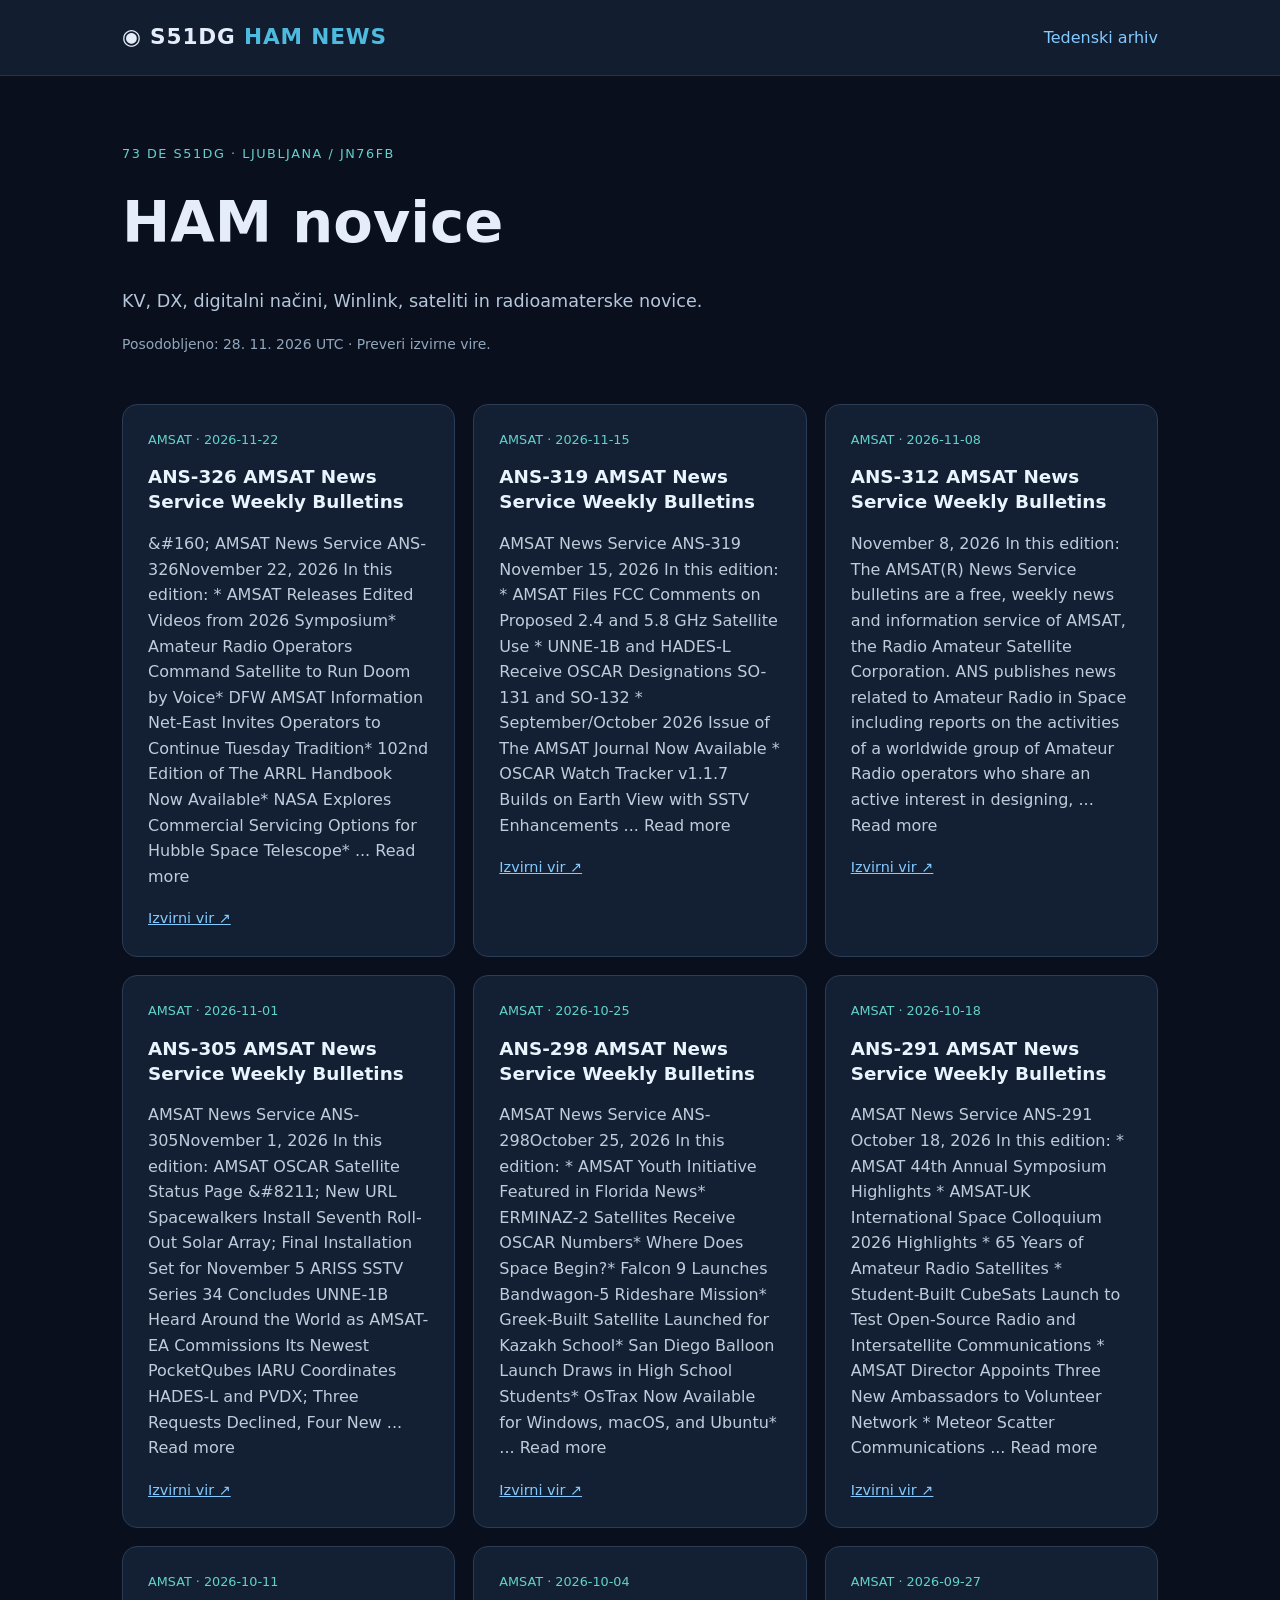
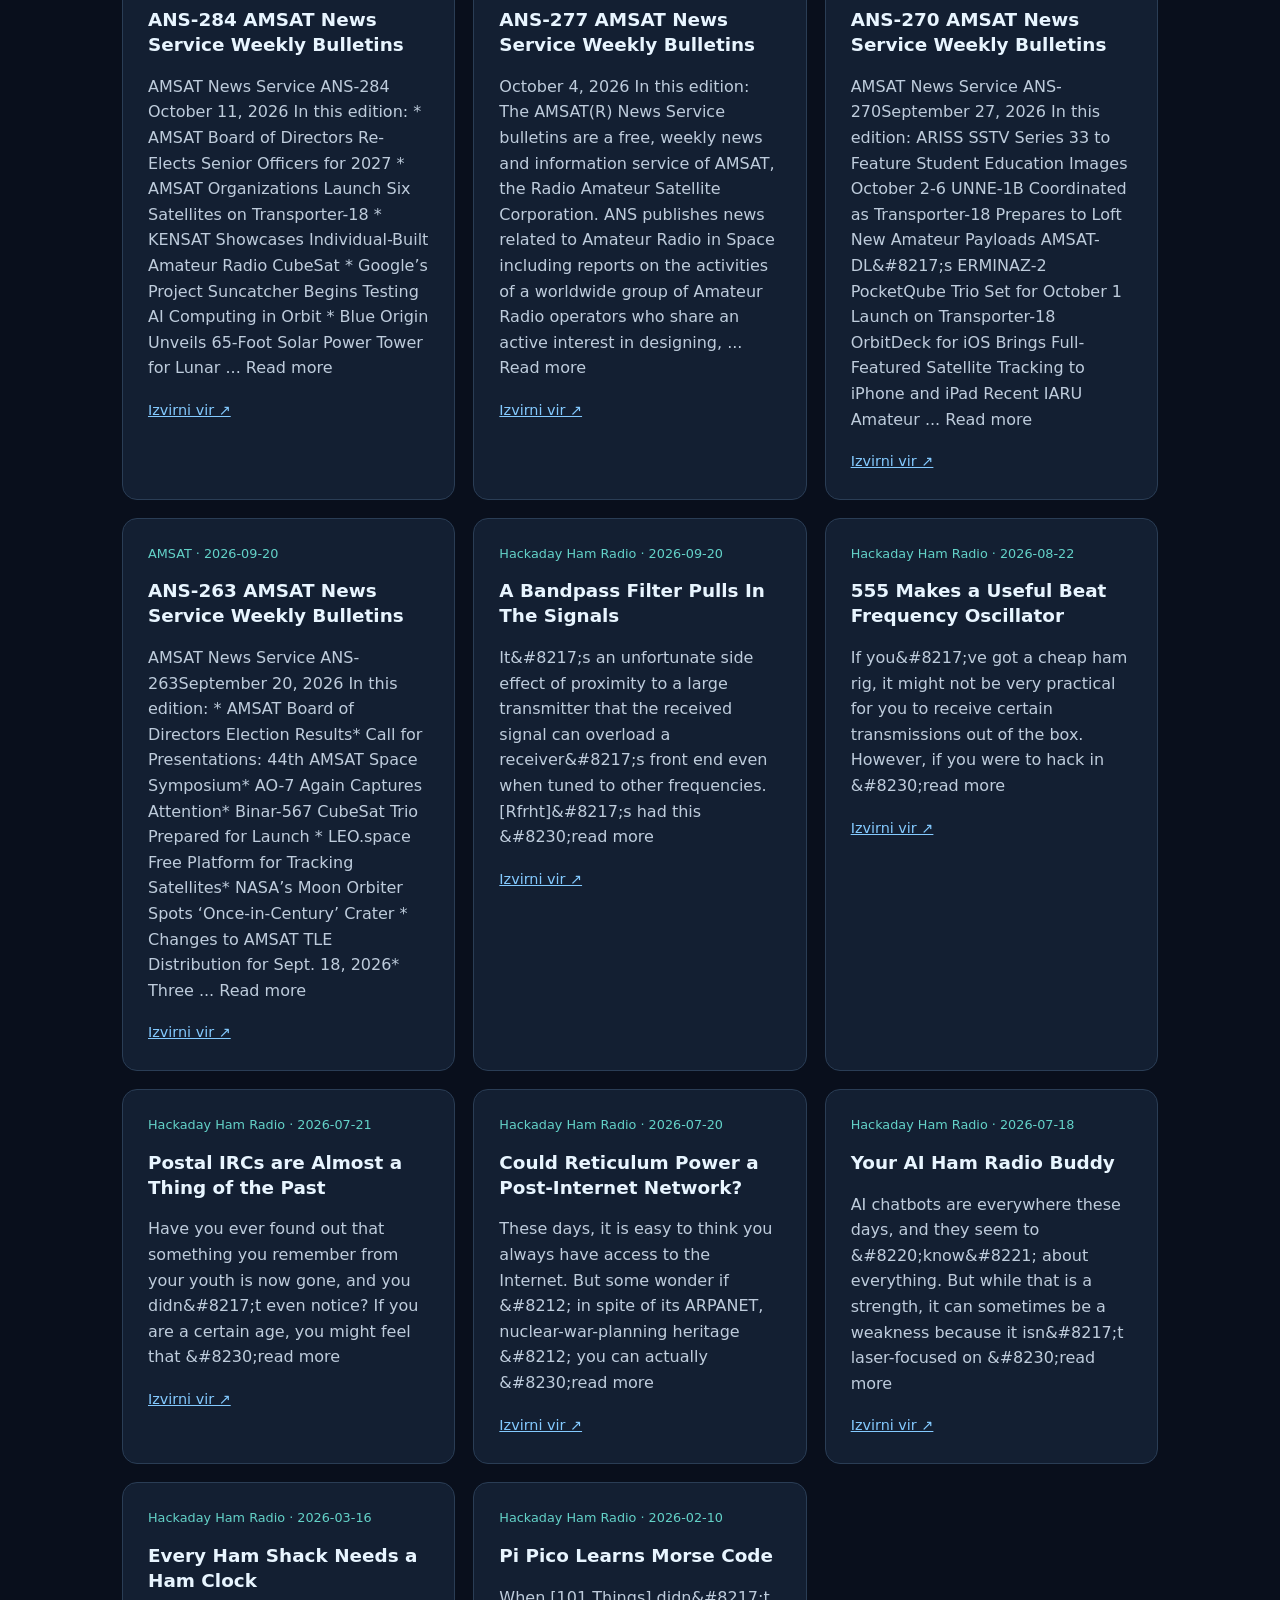
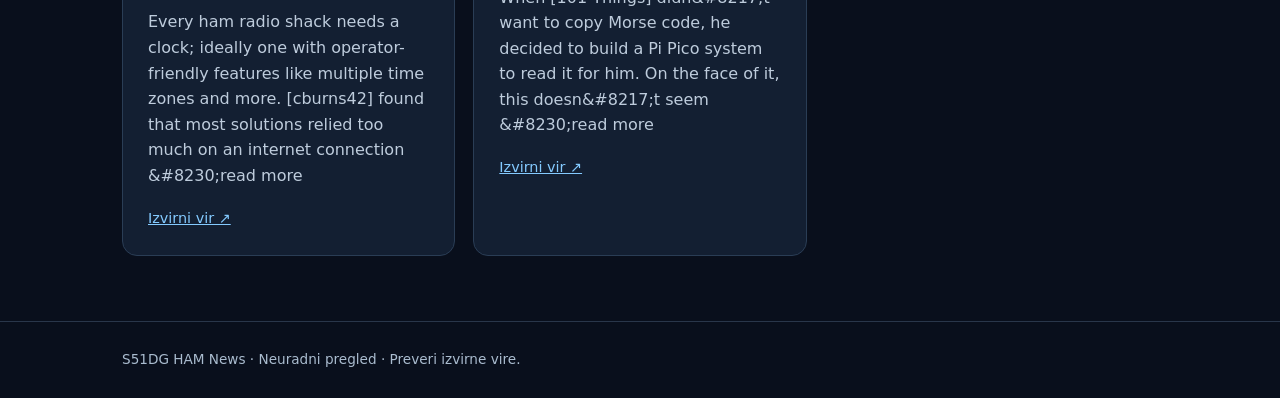
<file: index.html>
<!doctype html>
<html lang="sl"><head><meta charset="utf-8"><meta name="viewport" content="width=device-width,initial-scale=1">
<meta name="description" content="S51DG – HAM novice, DX, digitalni načini in radioamaterski dogodki.">
<title>HAM novice | S51DG</title><link rel="stylesheet" href="assets/style.css"></head>
<body><header><div class="wrap"><div class="brand">◉ S51DG <span>HAM NEWS</span></div><nav><a href="archive/">Tedenski arhiv</a></nav></div></header>
<main class="wrap"><section class="hero"><p class="eyebrow">73 de S51DG · Ljubljana / JN76fb</p>
<h1>HAM novice</h1><p class="subtitle">KV, DX, digitalni načini, Winlink, sateliti in radioamaterske novice.</p>
<p class="updated">Posodobljeno: 28. 11. 2026 UTC · Preveri izvirne vire.</p></section>
<section class="cards"><article class="card"><div class="meta">AMSAT · 2026-11-22</div><h2><a href="https://www.amsat.org/ans-326-amsat-news-service-weekly-bulletins-2/" target="_blank" rel="noopener noreferrer">ANS-326 AMSAT News Service Weekly Bulletins</a></h2><p>&amp;#160; AMSAT News Service ANS-326November 22, 2026 In this edition: * AMSAT Releases Edited Videos from 2026 Symposium* Amateur Radio Operators Command Satellite to Run Doom by Voice* DFW AMSAT Information Net-East Invites Operators to Continue Tuesday Tradition* 102nd Edition of The ARRL Handbook Now Available* NASA Explores Commercial Servicing Options for Hubble Space Telescope* ... Read more</p><a class="source" href="https://www.amsat.org/ans-326-amsat-news-service-weekly-bulletins-2/" target="_blank" rel="noopener noreferrer">Izvirni vir ↗</a></article>
<article class="card"><div class="meta">AMSAT · 2026-11-15</div><h2><a href="https://www.amsat.org/ans-319-amsat-news-service-weekly-bulletins/" target="_blank" rel="noopener noreferrer">ANS-319 AMSAT News Service Weekly Bulletins</a></h2><p>AMSAT News Service ANS-319 November 15, 2026 In this edition: * AMSAT Files FCC Comments on Proposed 2.4 and 5.8 GHz Satellite Use * UNNE-1B and HADES-L Receive OSCAR Designations SO-131 and SO-132 * September/October 2026 Issue of The AMSAT Journal Now Available * OSCAR Watch Tracker v1.1.7 Builds on Earth View with SSTV Enhancements ... Read more</p><a class="source" href="https://www.amsat.org/ans-319-amsat-news-service-weekly-bulletins/" target="_blank" rel="noopener noreferrer">Izvirni vir ↗</a></article>
<article class="card"><div class="meta">AMSAT · 2026-11-08</div><h2><a href="https://www.amsat.org/ans-312-amsat-news-service-weekly-bulletins/" target="_blank" rel="noopener noreferrer">ANS-312 AMSAT News Service Weekly Bulletins</a></h2><p>November 8, 2026 In this edition: The AMSAT(R) News Service bulletins are a free, weekly news and information service of AMSAT, the Radio Amateur Satellite Corporation. ANS publishes news related to Amateur Radio in Space including reports on the activities of a worldwide group of Amateur Radio operators who share an active interest in designing, ... Read more</p><a class="source" href="https://www.amsat.org/ans-312-amsat-news-service-weekly-bulletins/" target="_blank" rel="noopener noreferrer">Izvirni vir ↗</a></article>
<article class="card"><div class="meta">AMSAT · 2026-11-01</div><h2><a href="https://www.amsat.org/ans-305-amsat-news-service-weekly-bulletins/" target="_blank" rel="noopener noreferrer">ANS-305 AMSAT News Service Weekly Bulletins</a></h2><p>AMSAT News Service ANS-305November 1, 2026 In this edition: AMSAT OSCAR Satellite Status Page &amp;#8211; New URL Spacewalkers Install Seventh Roll-Out Solar Array; Final Installation Set for November 5 ARISS SSTV Series 34 Concludes UNNE-1B Heard Around the World as AMSAT-EA Commissions Its Newest PocketQubes IARU Coordinates HADES-L and PVDX; Three Requests Declined, Four New ... Read more</p><a class="source" href="https://www.amsat.org/ans-305-amsat-news-service-weekly-bulletins/" target="_blank" rel="noopener noreferrer">Izvirni vir ↗</a></article>
<article class="card"><div class="meta">AMSAT · 2026-10-25</div><h2><a href="https://www.amsat.org/ans-298-amsat-news-service-weekly-bulletins/" target="_blank" rel="noopener noreferrer">ANS-298 AMSAT News Service Weekly Bulletins</a></h2><p>AMSAT News Service ANS-298October 25, 2026 In this edition: * AMSAT Youth Initiative Featured in Florida News* ERMINAZ-2 Satellites Receive OSCAR Numbers* Where Does Space Begin?* Falcon 9 Launches Bandwagon-5 Rideshare Mission* Greek-Built Satellite Launched for Kazakh School* San Diego Balloon Launch Draws in High School Students* OsTrax Now Available for Windows, macOS, and Ubuntu* ... Read more</p><a class="source" href="https://www.amsat.org/ans-298-amsat-news-service-weekly-bulletins/" target="_blank" rel="noopener noreferrer">Izvirni vir ↗</a></article>
<article class="card"><div class="meta">AMSAT · 2026-10-18</div><h2><a href="https://www.amsat.org/ans-291-amsat-news-service-weekly-bulletins/" target="_blank" rel="noopener noreferrer">ANS-291 AMSAT News Service Weekly Bulletins</a></h2><p>AMSAT News Service ANS-291 October 18, 2026 In this edition: * AMSAT 44th Annual Symposium Highlights * AMSAT-UK International Space Colloquium 2026 Highlights * 65 Years of Amateur Radio Satellites * Student-Built CubeSats Launch to Test Open-Source Radio and Intersatellite Communications * AMSAT Director Appoints Three New Ambassadors to Volunteer Network * Meteor Scatter Communications ... Read more</p><a class="source" href="https://www.amsat.org/ans-291-amsat-news-service-weekly-bulletins/" target="_blank" rel="noopener noreferrer">Izvirni vir ↗</a></article>
<article class="card"><div class="meta">AMSAT · 2026-10-11</div><h2><a href="https://www.amsat.org/ans-284-amsat-news-service-weekly-bulletins/" target="_blank" rel="noopener noreferrer">ANS-284 AMSAT News Service Weekly Bulletins</a></h2><p>AMSAT News Service ANS-284 October 11, 2026 In this edition: * AMSAT Board of Directors Re-Elects Senior Officers for 2027 * AMSAT Organizations Launch Six Satellites on Transporter-18 * KENSAT Showcases Individual-Built Amateur Radio CubeSat * Google’s Project Suncatcher Begins Testing AI Computing in Orbit * Blue Origin Unveils 65-Foot Solar Power Tower for Lunar ... Read more</p><a class="source" href="https://www.amsat.org/ans-284-amsat-news-service-weekly-bulletins/" target="_blank" rel="noopener noreferrer">Izvirni vir ↗</a></article>
<article class="card"><div class="meta">AMSAT · 2026-10-04</div><h2><a href="https://www.amsat.org/ans-277-amsat-news-service-weekly-bulletins/" target="_blank" rel="noopener noreferrer">ANS-277 AMSAT News Service Weekly Bulletins</a></h2><p>October 4, 2026 In this edition: The AMSAT(R) News Service bulletins are a free, weekly news and information service of AMSAT, the Radio Amateur Satellite Corporation. ANS publishes news related to Amateur Radio in Space including reports on the activities of a worldwide group of Amateur Radio operators who share an active interest in designing, ... Read more</p><a class="source" href="https://www.amsat.org/ans-277-amsat-news-service-weekly-bulletins/" target="_blank" rel="noopener noreferrer">Izvirni vir ↗</a></article>
<article class="card"><div class="meta">AMSAT · 2026-09-27</div><h2><a href="https://www.amsat.org/ans-270-amsat-news-service-weekly-bulletins/" target="_blank" rel="noopener noreferrer">ANS-270 AMSAT News Service Weekly Bulletins</a></h2><p>AMSAT News Service ANS-270September 27, 2026 In this edition: ARISS SSTV Series 33 to Feature Student Education Images October 2-6 UNNE-1B Coordinated as Transporter-18 Prepares to Loft New Amateur Payloads AMSAT-DL&amp;#8217;s ERMINAZ-2 PocketQube Trio Set for October 1 Launch on Transporter-18 OrbitDeck for iOS Brings Full-Featured Satellite Tracking to iPhone and iPad Recent IARU Amateur ... Read more</p><a class="source" href="https://www.amsat.org/ans-270-amsat-news-service-weekly-bulletins/" target="_blank" rel="noopener noreferrer">Izvirni vir ↗</a></article>
<article class="card"><div class="meta">AMSAT · 2026-09-20</div><h2><a href="https://www.amsat.org/ans-228-amsat-news-service-weekly-bulletins-2/" target="_blank" rel="noopener noreferrer">ANS-263 AMSAT News Service Weekly Bulletins</a></h2><p>AMSAT News Service ANS-263September 20, 2026 In this edition: * AMSAT Board of Directors Election Results* Call for Presentations: 44th AMSAT Space Symposium* AO-7 Again Captures Attention* Binar-567 CubeSat Trio Prepared for Launch * LEO.space Free Platform for Tracking Satellites* NASA’s Moon Orbiter Spots ‘Once-in-Century’ Crater * Changes to AMSAT TLE Distribution for Sept. 18, 2026* Three ... Read more</p><a class="source" href="https://www.amsat.org/ans-228-amsat-news-service-weekly-bulletins-2/" target="_blank" rel="noopener noreferrer">Izvirni vir ↗</a></article>
<article class="card"><div class="meta">Hackaday Ham Radio · 2026-09-20</div><h2><a href="https://hackaday.com/2026/09/20/a-bandpass-filter-pulls-in-the-signals/" target="_blank" rel="noopener noreferrer">A Bandpass Filter Pulls In The Signals</a></h2><p>It&amp;#8217;s an unfortunate side effect of proximity to a large transmitter that the received signal can overload a receiver&amp;#8217;s front end even when tuned to other frequencies. [Rfrht]&amp;#8217;s had this &amp;#8230;read more</p><a class="source" href="https://hackaday.com/2026/09/20/a-bandpass-filter-pulls-in-the-signals/" target="_blank" rel="noopener noreferrer">Izvirni vir ↗</a></article>
<article class="card"><div class="meta">Hackaday Ham Radio · 2026-08-22</div><h2><a href="https://hackaday.com/2026/08/22/555-makes-a-useful-beat-frequency-oscillator/" target="_blank" rel="noopener noreferrer">555 Makes a Useful Beat Frequency Oscillator</a></h2><p>If you&amp;#8217;ve got a cheap ham rig, it might not be very practical for you to receive certain transmissions out of the box. However, if you were to hack in &amp;#8230;read more</p><a class="source" href="https://hackaday.com/2026/08/22/555-makes-a-useful-beat-frequency-oscillator/" target="_blank" rel="noopener noreferrer">Izvirni vir ↗</a></article>
<article class="card"><div class="meta">Hackaday Ham Radio · 2026-07-21</div><h2><a href="https://hackaday.com/2026/07/21/postal-ircs-are-almost-a-thing-of-the-past/" target="_blank" rel="noopener noreferrer">Postal IRCs are Almost a Thing of the Past</a></h2><p>Have you ever found out that something you remember from your youth is now gone, and you didn&amp;#8217;t even notice? If you are a certain age, you might feel that &amp;#8230;read more</p><a class="source" href="https://hackaday.com/2026/07/21/postal-ircs-are-almost-a-thing-of-the-past/" target="_blank" rel="noopener noreferrer">Izvirni vir ↗</a></article>
<article class="card"><div class="meta">Hackaday Ham Radio · 2026-07-20</div><h2><a href="https://hackaday.com/2026/07/20/could-reticulum-power-a-post-internet-network/" target="_blank" rel="noopener noreferrer">Could Reticulum Power a Post-Internet Network?</a></h2><p>These days, it is easy to think you always have access to the Internet. But some wonder if &amp;#8212; in spite of its ARPANET, nuclear-war-planning heritage &amp;#8212; you can actually &amp;#8230;read more</p><a class="source" href="https://hackaday.com/2026/07/20/could-reticulum-power-a-post-internet-network/" target="_blank" rel="noopener noreferrer">Izvirni vir ↗</a></article>
<article class="card"><div class="meta">Hackaday Ham Radio · 2026-07-18</div><h2><a href="https://hackaday.com/2026/07/18/your-ai-ham-radio-buddy/" target="_blank" rel="noopener noreferrer">Your AI Ham Radio Buddy</a></h2><p>AI chatbots are everywhere these days, and they seem to &amp;#8220;know&amp;#8221; about everything. But while that is a strength, it can sometimes be a weakness because it isn&amp;#8217;t laser-focused on &amp;#8230;read more</p><a class="source" href="https://hackaday.com/2026/07/18/your-ai-ham-radio-buddy/" target="_blank" rel="noopener noreferrer">Izvirni vir ↗</a></article>
<article class="card"><div class="meta">Hackaday Ham Radio · 2026-03-16</div><h2><a href="https://hackaday.com/2026/03/16/every-ham-shack-needs-a-ham-clock/" target="_blank" rel="noopener noreferrer">Every Ham Shack Needs a Ham Clock</a></h2><p>Every ham radio shack needs a clock; ideally one with operator-friendly features like multiple time zones and more. [cburns42] found that most solutions relied too much on an internet connection &amp;#8230;read more</p><a class="source" href="https://hackaday.com/2026/03/16/every-ham-shack-needs-a-ham-clock/" target="_blank" rel="noopener noreferrer">Izvirni vir ↗</a></article>
<article class="card"><div class="meta">Hackaday Ham Radio · 2026-02-10</div><h2><a href="https://hackaday.com/2026/02/10/pi-pico-learns-morse-code/" target="_blank" rel="noopener noreferrer">Pi Pico Learns Morse Code</a></h2><p>When [101 Things] didn&amp;#8217;t want to copy Morse code, he decided to build a Pi Pico system to read it for him. On the face of it, this doesn&amp;#8217;t seem &amp;#8230;read more</p><a class="source" href="https://hackaday.com/2026/02/10/pi-pico-learns-morse-code/" target="_blank" rel="noopener noreferrer">Izvirni vir ↗</a></article></section></main>
<footer><div class="wrap">S51DG HAM News · Neuradni pregled · Preveri izvirne vire.</div></footer></body></html>
</file>
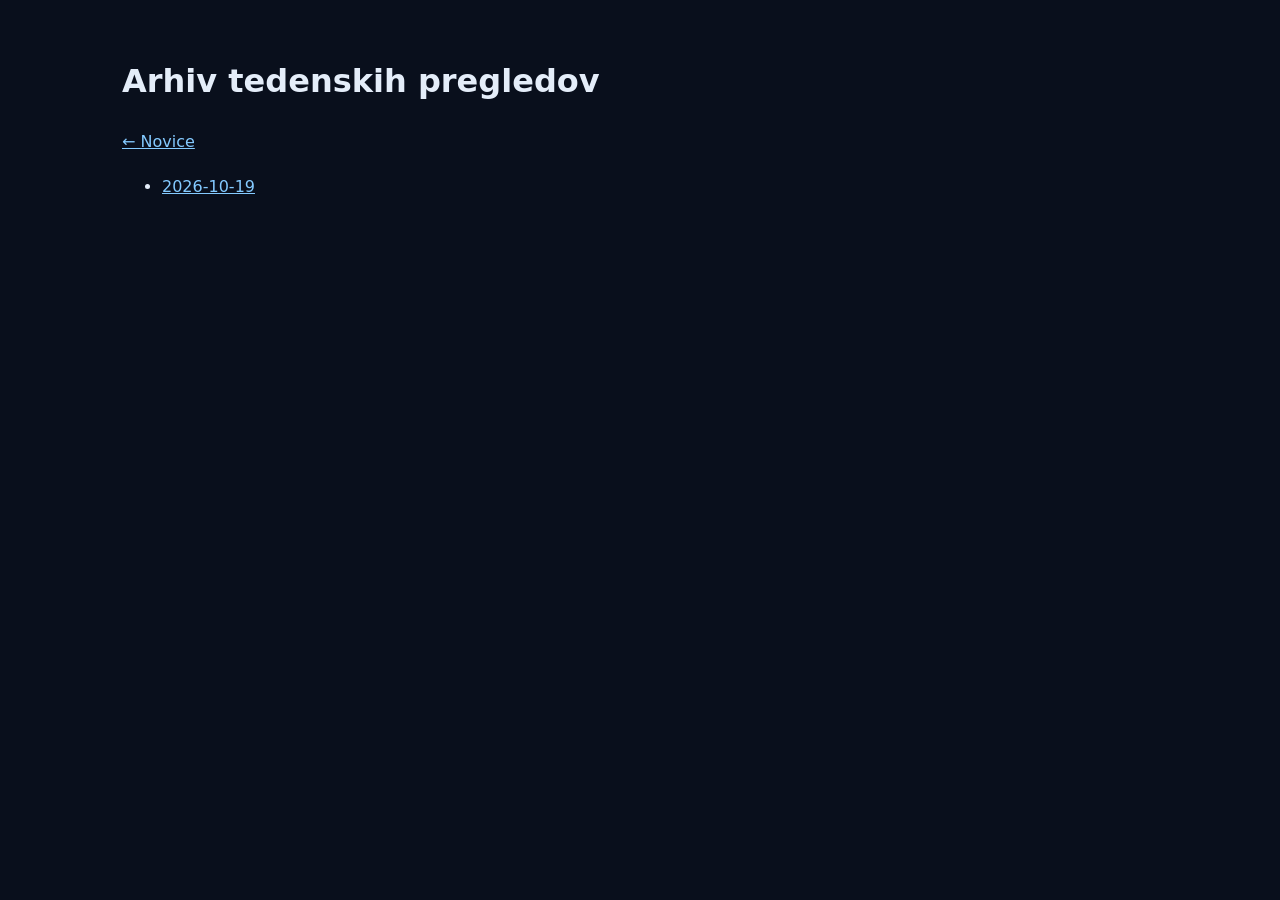
<file: archive/index.html>
<!doctype html><html lang="sl"><head><meta charset="utf-8"><meta name="viewport" content="width=device-width,initial-scale=1"><title>Arhiv | S51DG</title><link rel="stylesheet" href="../assets/style.css"></head><body><main class="wrap"><h1>Arhiv tedenskih pregledov</h1><a href="../index.html">← Novice</a><ul><li><a href="2026-10-19.html">2026-10-19</a></li></ul></main></body></html>
</file>
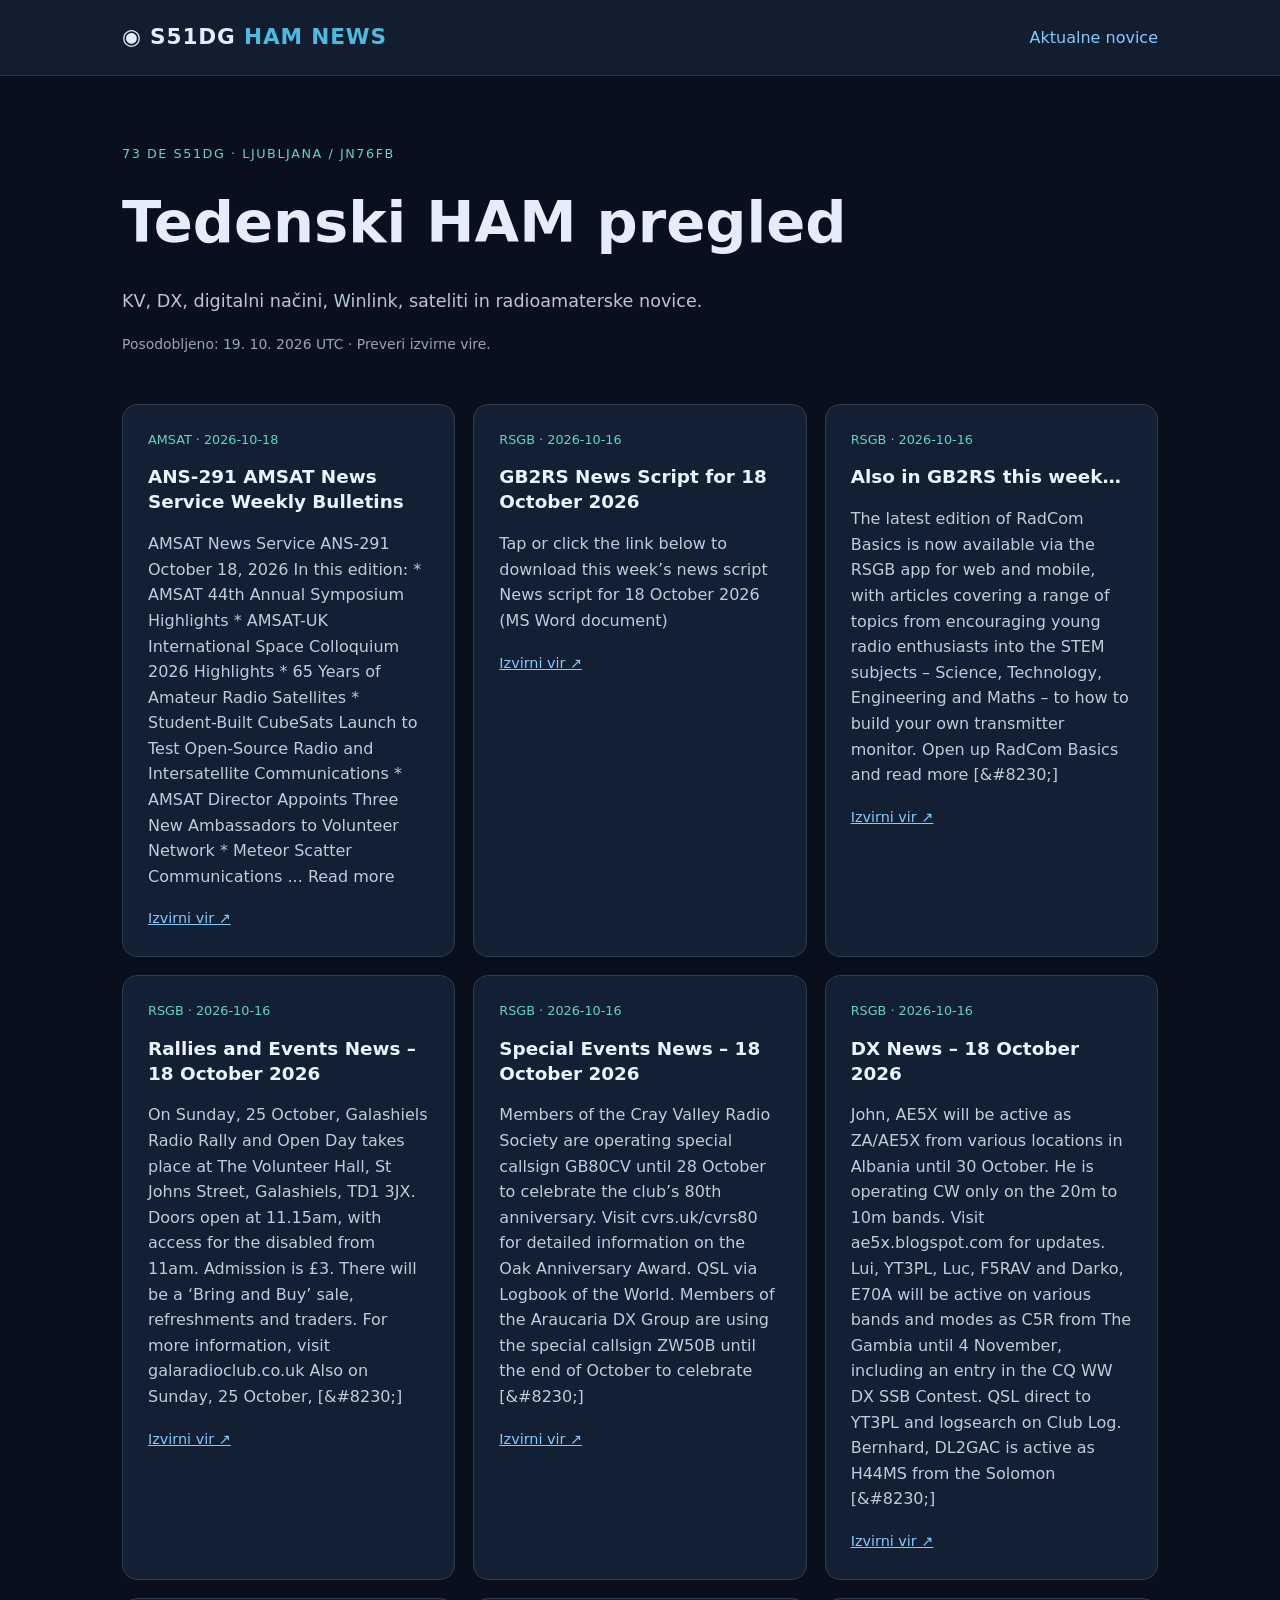
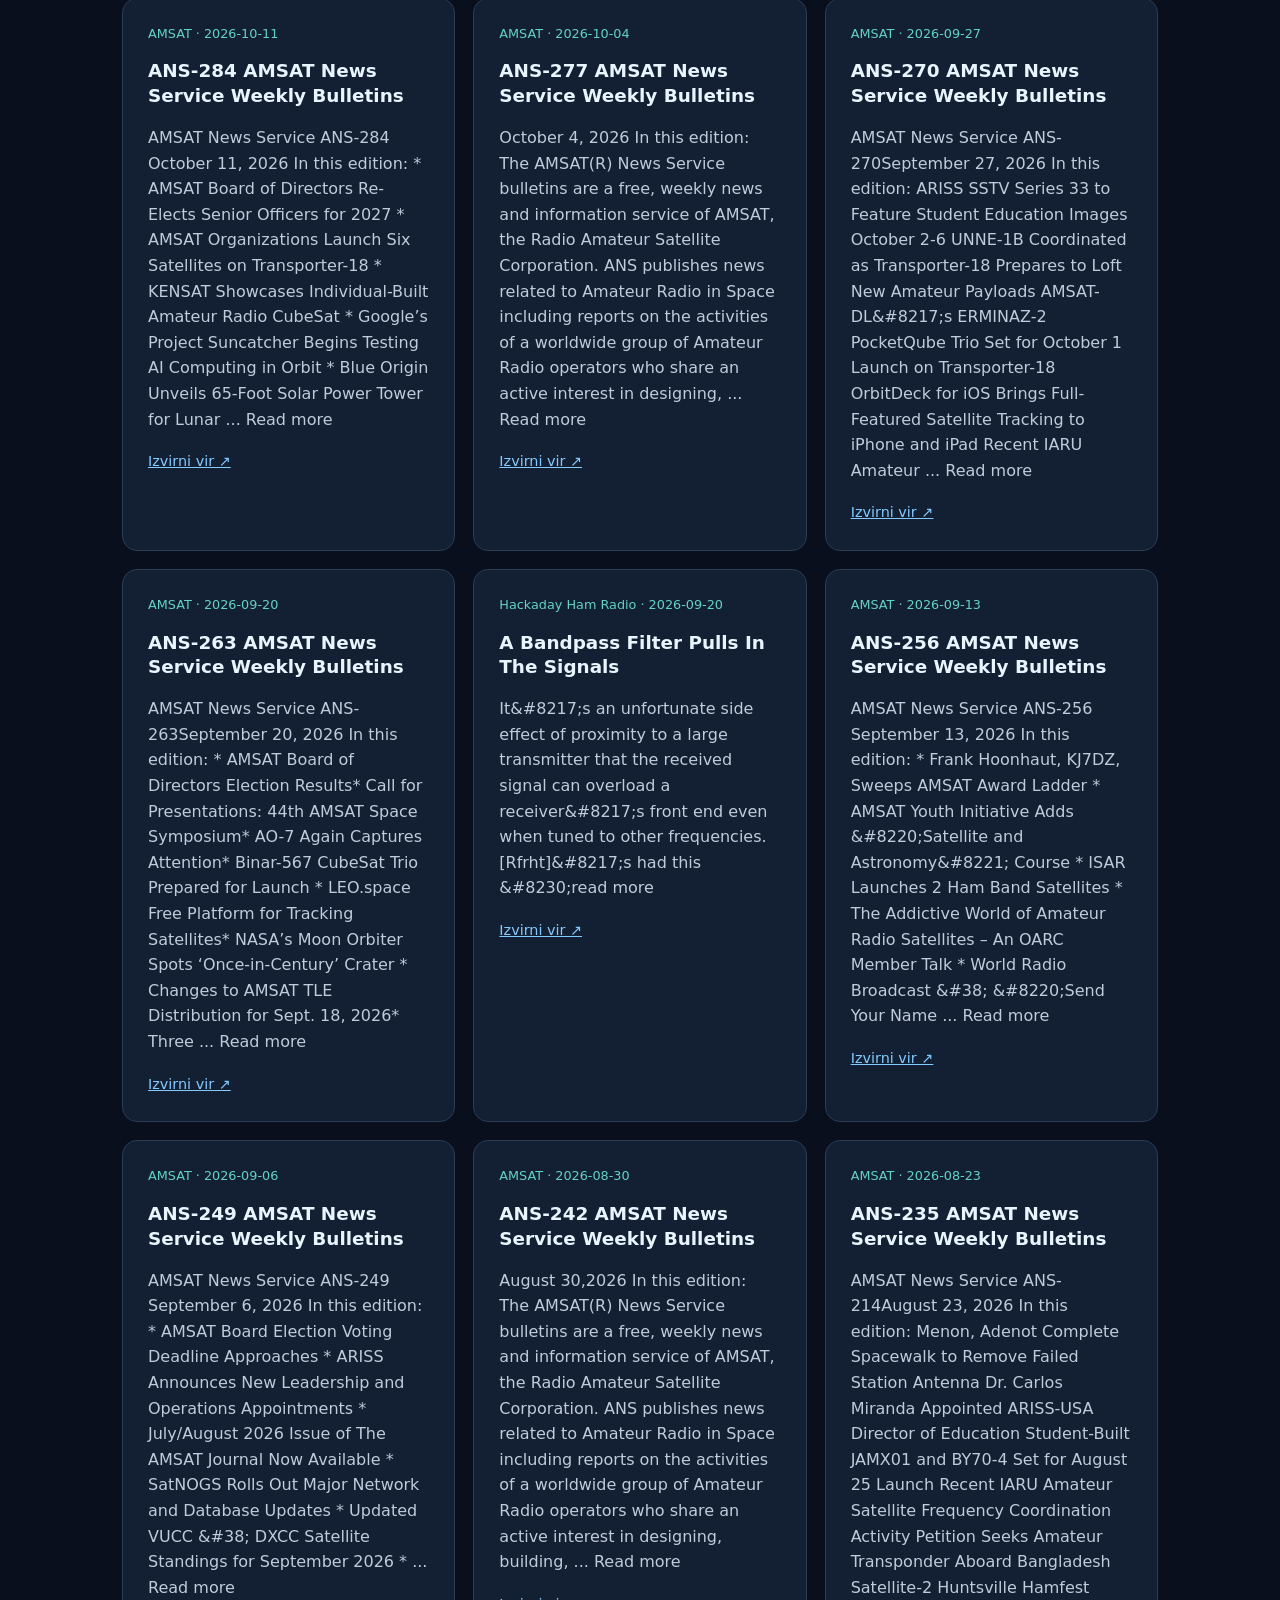
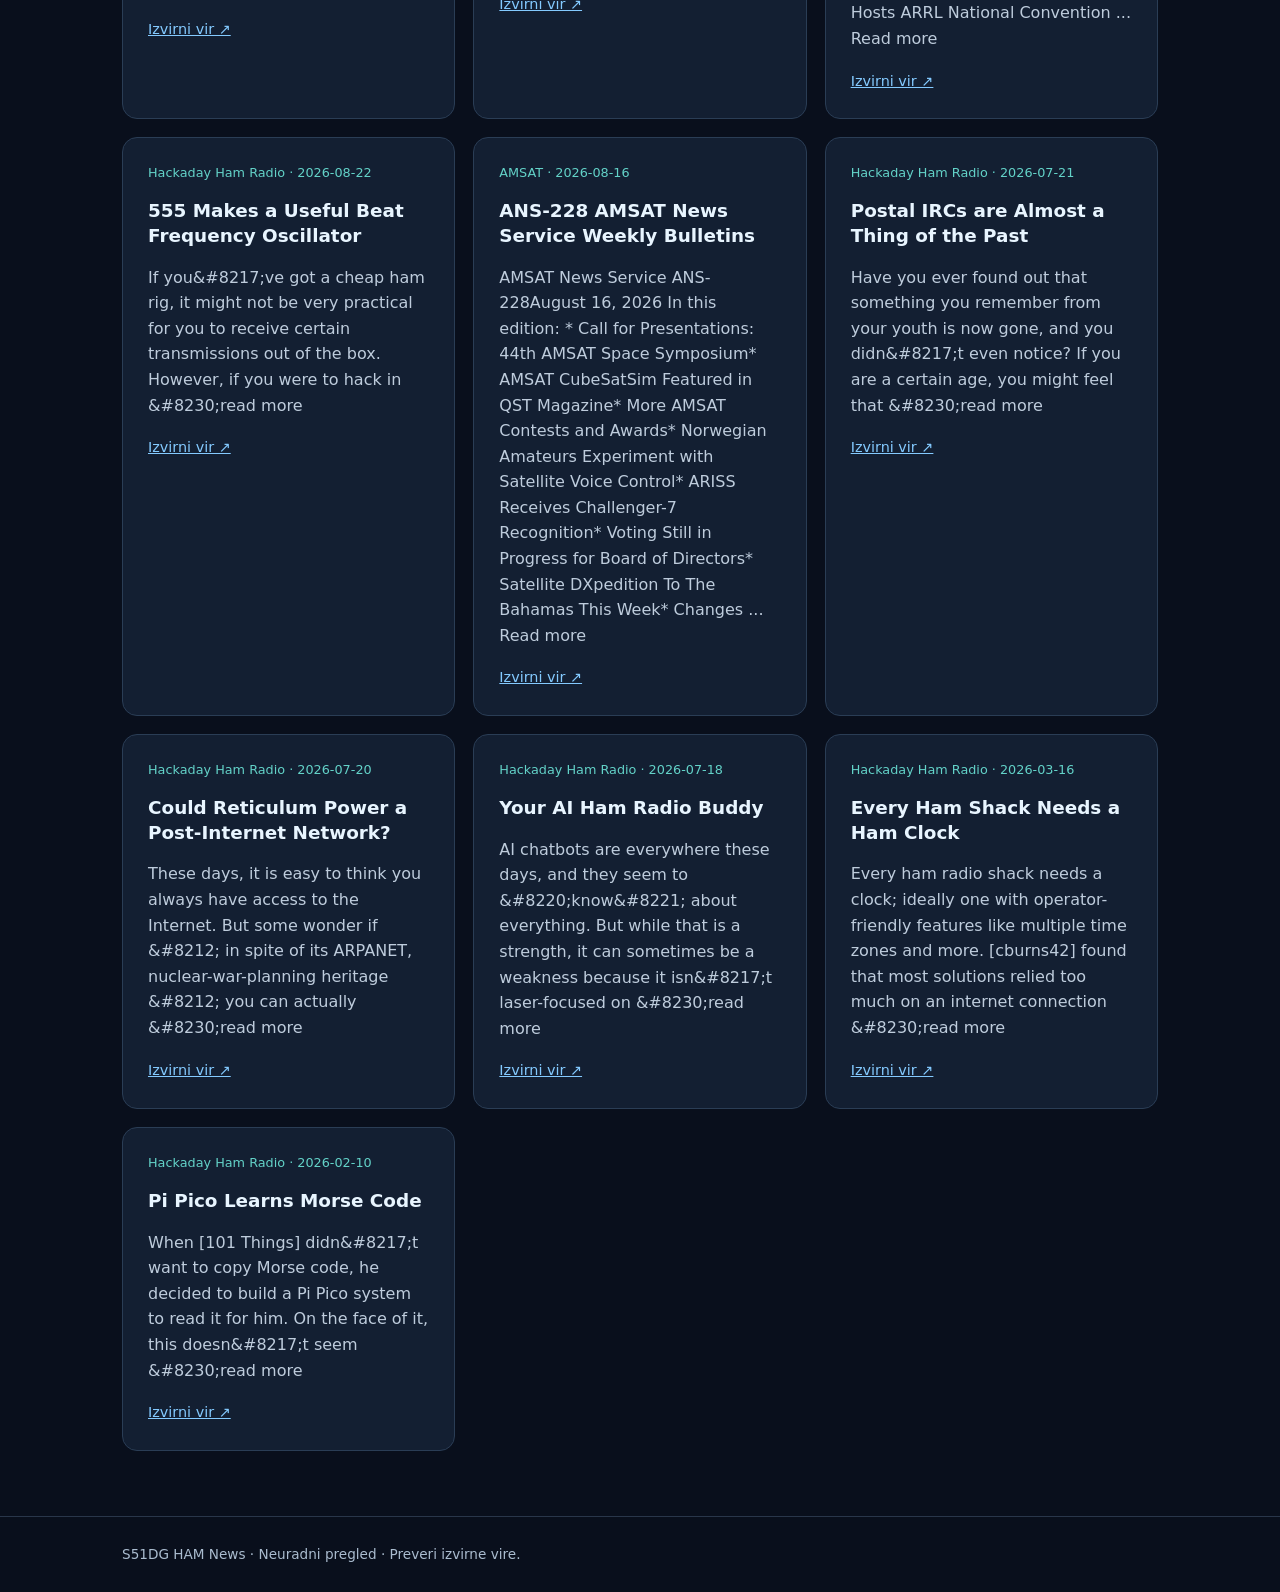
<file: archive/2026-10-19.html>
<!doctype html>
<html lang="sl"><head><meta charset="utf-8"><meta name="viewport" content="width=device-width,initial-scale=1">
<meta name="description" content="S51DG – HAM novice, DX, digitalni načini in radioamaterski dogodki.">
<title>Tedenski HAM pregled | S51DG</title><link rel="stylesheet" href="../assets/style.css"></head>
<body><header><div class="wrap"><div class="brand">◉ S51DG <span>HAM NEWS</span></div><nav><a href="../index.html">Aktualne novice</a></nav></div></header>
<main class="wrap"><section class="hero"><p class="eyebrow">73 de S51DG · Ljubljana / JN76fb</p>
<h1>Tedenski HAM pregled</h1><p class="subtitle">KV, DX, digitalni načini, Winlink, sateliti in radioamaterske novice.</p>
<p class="updated">Posodobljeno: 19. 10. 2026 UTC · Preveri izvirne vire.</p></section>
<section class="cards"><article class="card"><div class="meta">AMSAT · 2026-10-18</div><h2><a href="https://www.amsat.org/ans-291-amsat-news-service-weekly-bulletins/" target="_blank" rel="noopener noreferrer">ANS-291 AMSAT News Service Weekly Bulletins</a></h2><p>AMSAT News Service ANS-291 October 18, 2026 In this edition: * AMSAT 44th Annual Symposium Highlights * AMSAT-UK International Space Colloquium 2026 Highlights * 65 Years of Amateur Radio Satellites * Student-Built CubeSats Launch to Test Open-Source Radio and Intersatellite Communications * AMSAT Director Appoints Three New Ambassadors to Volunteer Network * Meteor Scatter Communications ... Read more</p><a class="source" href="https://www.amsat.org/ans-291-amsat-news-service-weekly-bulletins/" target="_blank" rel="noopener noreferrer">Izvirni vir ↗</a></article>
<article class="card"><div class="meta">RSGB · 2026-10-16</div><h2><a href="https://rsgb.org/main/blog/news/gb2rs/gb2rs-news-scripts/2026/10/16/gb2rs-news-script-for-18-october-2026/" target="_blank" rel="noopener noreferrer">GB2RS News Script for 18 October 2026</a></h2><p>Tap or click the link below to download this week’s news script News script for 18 October 2026 (MS Word document)</p><a class="source" href="https://rsgb.org/main/blog/news/gb2rs/gb2rs-news-scripts/2026/10/16/gb2rs-news-script-for-18-october-2026/" target="_blank" rel="noopener noreferrer">Izvirni vir ↗</a></article>
<article class="card"><div class="meta">RSGB · 2026-10-16</div><h2><a href="https://rsgb.org/main/blog/news/gb2rs/headlines/2026/10/16/also-in-gb2rs-this-week-541/" target="_blank" rel="noopener noreferrer">Also in GB2RS this week…</a></h2><p>The latest edition of RadCom Basics is now available via the RSGB app for web and mobile, with articles covering a range of topics from encouraging young radio enthusiasts into the STEM subjects – Science, Technology, Engineering and Maths – to how to build your own transmitter monitor. Open up RadCom Basics and read more [&amp;#8230;]</p><a class="source" href="https://rsgb.org/main/blog/news/gb2rs/headlines/2026/10/16/also-in-gb2rs-this-week-541/" target="_blank" rel="noopener noreferrer">Izvirni vir ↗</a></article>
<article class="card"><div class="meta">RSGB · 2026-10-16</div><h2><a href="https://rsgb.org/main/blog/news/gb2rs/rallies-and-events/2026/10/16/rallies-and-events-news-18-october-2026/" target="_blank" rel="noopener noreferrer">Rallies and Events News – 18 October 2026</a></h2><p>On Sunday, 25 October, Galashiels Radio Rally and Open Day takes place at The Volunteer Hall, St Johns Street, Galashiels, TD1 3JX. Doors open at 11.15am, with access for the disabled from 11am. Admission is £3. There will be a ‘Bring and Buy’ sale, refreshments and traders. For more information, visit galaradioclub.co.uk Also on Sunday, 25 October, [&amp;#8230;]</p><a class="source" href="https://rsgb.org/main/blog/news/gb2rs/rallies-and-events/2026/10/16/rallies-and-events-news-18-october-2026/" target="_blank" rel="noopener noreferrer">Izvirni vir ↗</a></article>
<article class="card"><div class="meta">RSGB · 2026-10-16</div><h2><a href="https://rsgb.org/main/blog/news/gb2rs/special-events/2026/10/16/special-events-news-18-october-2026/" target="_blank" rel="noopener noreferrer">Special Events News – 18 October 2026</a></h2><p>Members of the Cray Valley Radio Society are operating special callsign GB80CV until 28 October to celebrate the club’s 80th anniversary. Visit cvrs.uk/cvrs80 for detailed information on the Oak Anniversary Award. QSL via Logbook of the World. Members of the Araucaria DX Group are using the special callsign ZW50B until the end of October to celebrate [&amp;#8230;]</p><a class="source" href="https://rsgb.org/main/blog/news/gb2rs/special-events/2026/10/16/special-events-news-18-october-2026/" target="_blank" rel="noopener noreferrer">Izvirni vir ↗</a></article>
<article class="card"><div class="meta">RSGB · 2026-10-16</div><h2><a href="https://rsgb.org/main/blog/news/gb2rs/dx-news/2026/10/16/dx-news-18-october-2026/" target="_blank" rel="noopener noreferrer">DX News – 18 October 2026</a></h2><p>John, AE5X will be active as ZA/AE5X from various locations in Albania until 30 October. He is operating CW only on the 20m to 10m bands. Visit ae5x.blogspot.com for updates. Lui, YT3PL, Luc, F5RAV and Darko, E70A will be active on various bands and modes as C5R from The Gambia until 4 November, including an entry in the CQ WW DX SSB Contest. QSL direct to YT3PL and logsearch on Club Log. Bernhard, DL2GAC is active as H44MS from the Solomon [&amp;#8230;]</p><a class="source" href="https://rsgb.org/main/blog/news/gb2rs/dx-news/2026/10/16/dx-news-18-october-2026/" target="_blank" rel="noopener noreferrer">Izvirni vir ↗</a></article>
<article class="card"><div class="meta">AMSAT · 2026-10-11</div><h2><a href="https://www.amsat.org/ans-284-amsat-news-service-weekly-bulletins/" target="_blank" rel="noopener noreferrer">ANS-284 AMSAT News Service Weekly Bulletins</a></h2><p>AMSAT News Service ANS-284 October 11, 2026 In this edition: * AMSAT Board of Directors Re-Elects Senior Officers for 2027 * AMSAT Organizations Launch Six Satellites on Transporter-18 * KENSAT Showcases Individual-Built Amateur Radio CubeSat * Google’s Project Suncatcher Begins Testing AI Computing in Orbit * Blue Origin Unveils 65-Foot Solar Power Tower for Lunar ... Read more</p><a class="source" href="https://www.amsat.org/ans-284-amsat-news-service-weekly-bulletins/" target="_blank" rel="noopener noreferrer">Izvirni vir ↗</a></article>
<article class="card"><div class="meta">AMSAT · 2026-10-04</div><h2><a href="https://www.amsat.org/ans-277-amsat-news-service-weekly-bulletins/" target="_blank" rel="noopener noreferrer">ANS-277 AMSAT News Service Weekly Bulletins</a></h2><p>October 4, 2026 In this edition: The AMSAT(R) News Service bulletins are a free, weekly news and information service of AMSAT, the Radio Amateur Satellite Corporation. ANS publishes news related to Amateur Radio in Space including reports on the activities of a worldwide group of Amateur Radio operators who share an active interest in designing, ... Read more</p><a class="source" href="https://www.amsat.org/ans-277-amsat-news-service-weekly-bulletins/" target="_blank" rel="noopener noreferrer">Izvirni vir ↗</a></article>
<article class="card"><div class="meta">AMSAT · 2026-09-27</div><h2><a href="https://www.amsat.org/ans-270-amsat-news-service-weekly-bulletins/" target="_blank" rel="noopener noreferrer">ANS-270 AMSAT News Service Weekly Bulletins</a></h2><p>AMSAT News Service ANS-270September 27, 2026 In this edition: ARISS SSTV Series 33 to Feature Student Education Images October 2-6 UNNE-1B Coordinated as Transporter-18 Prepares to Loft New Amateur Payloads AMSAT-DL&amp;#8217;s ERMINAZ-2 PocketQube Trio Set for October 1 Launch on Transporter-18 OrbitDeck for iOS Brings Full-Featured Satellite Tracking to iPhone and iPad Recent IARU Amateur ... Read more</p><a class="source" href="https://www.amsat.org/ans-270-amsat-news-service-weekly-bulletins/" target="_blank" rel="noopener noreferrer">Izvirni vir ↗</a></article>
<article class="card"><div class="meta">AMSAT · 2026-09-20</div><h2><a href="https://www.amsat.org/ans-228-amsat-news-service-weekly-bulletins-2/" target="_blank" rel="noopener noreferrer">ANS-263 AMSAT News Service Weekly Bulletins</a></h2><p>AMSAT News Service ANS-263September 20, 2026 In this edition: * AMSAT Board of Directors Election Results* Call for Presentations: 44th AMSAT Space Symposium* AO-7 Again Captures Attention* Binar-567 CubeSat Trio Prepared for Launch * LEO.space Free Platform for Tracking Satellites* NASA’s Moon Orbiter Spots ‘Once-in-Century’ Crater * Changes to AMSAT TLE Distribution for Sept. 18, 2026* Three ... Read more</p><a class="source" href="https://www.amsat.org/ans-228-amsat-news-service-weekly-bulletins-2/" target="_blank" rel="noopener noreferrer">Izvirni vir ↗</a></article>
<article class="card"><div class="meta">Hackaday Ham Radio · 2026-09-20</div><h2><a href="https://hackaday.com/2026/09/20/a-bandpass-filter-pulls-in-the-signals/" target="_blank" rel="noopener noreferrer">A Bandpass Filter Pulls In The Signals</a></h2><p>It&amp;#8217;s an unfortunate side effect of proximity to a large transmitter that the received signal can overload a receiver&amp;#8217;s front end even when tuned to other frequencies. [Rfrht]&amp;#8217;s had this &amp;#8230;read more</p><a class="source" href="https://hackaday.com/2026/09/20/a-bandpass-filter-pulls-in-the-signals/" target="_blank" rel="noopener noreferrer">Izvirni vir ↗</a></article>
<article class="card"><div class="meta">AMSAT · 2026-09-13</div><h2><a href="https://www.amsat.org/ans-256-amsat-news-service-weekly-bulletins-2/" target="_blank" rel="noopener noreferrer">ANS-256 AMSAT News Service Weekly Bulletins</a></h2><p>AMSAT News Service ANS-256 September 13, 2026 In this edition: * Frank Hoonhaut, KJ7DZ, Sweeps AMSAT Award Ladder * AMSAT Youth Initiative Adds &amp;#8220;Satellite and Astronomy&amp;#8221; Course * ISAR Launches 2 Ham Band Satellites * The Addictive World of Amateur Radio Satellites – An OARC Member Talk * World Radio Broadcast &amp;#38; &amp;#8220;Send Your Name ... Read more</p><a class="source" href="https://www.amsat.org/ans-256-amsat-news-service-weekly-bulletins-2/" target="_blank" rel="noopener noreferrer">Izvirni vir ↗</a></article>
<article class="card"><div class="meta">AMSAT · 2026-09-06</div><h2><a href="https://www.amsat.org/ans-249-amsat-news-service-weekly-bulletins/" target="_blank" rel="noopener noreferrer">ANS-249 AMSAT News Service Weekly Bulletins</a></h2><p>AMSAT News Service ANS-249 September 6, 2026 In this edition: * AMSAT Board Election Voting Deadline Approaches * ARISS Announces New Leadership and Operations Appointments * July/August 2026 Issue of The AMSAT Journal Now Available * SatNOGS Rolls Out Major Network and Database Updates * Updated VUCC &amp;#38; DXCC Satellite Standings for September 2026 * ... Read more</p><a class="source" href="https://www.amsat.org/ans-249-amsat-news-service-weekly-bulletins/" target="_blank" rel="noopener noreferrer">Izvirni vir ↗</a></article>
<article class="card"><div class="meta">AMSAT · 2026-08-30</div><h2><a href="https://www.amsat.org/ans-242-amsat-news-service-weekly-bulletins/" target="_blank" rel="noopener noreferrer">ANS-242 AMSAT News Service Weekly Bulletins</a></h2><p>August 30,2026 In this edition: The AMSAT(R) News Service bulletins are a free, weekly news and information service of AMSAT, the Radio Amateur Satellite Corporation. ANS publishes news related to Amateur Radio in Space including reports on the activities of a worldwide group of Amateur Radio operators who share an active interest in designing, building, ... Read more</p><a class="source" href="https://www.amsat.org/ans-242-amsat-news-service-weekly-bulletins/" target="_blank" rel="noopener noreferrer">Izvirni vir ↗</a></article>
<article class="card"><div class="meta">AMSAT · 2026-08-23</div><h2><a href="https://www.amsat.org/ans-235-amsat-news-service-weekly-bulletins/" target="_blank" rel="noopener noreferrer">ANS-235 AMSAT News Service Weekly Bulletins</a></h2><p>AMSAT News Service ANS-214August 23, 2026 In this edition: Menon, Adenot Complete Spacewalk to Remove Failed Station Antenna Dr. Carlos Miranda Appointed ARISS-USA Director of Education Student-Built JAMX01 and BY70-4 Set for August 25 Launch Recent IARU Amateur Satellite Frequency Coordination Activity Petition Seeks Amateur Transponder Aboard Bangladesh Satellite-2 Huntsville Hamfest Hosts ARRL National Convention ... Read more</p><a class="source" href="https://www.amsat.org/ans-235-amsat-news-service-weekly-bulletins/" target="_blank" rel="noopener noreferrer">Izvirni vir ↗</a></article>
<article class="card"><div class="meta">Hackaday Ham Radio · 2026-08-22</div><h2><a href="https://hackaday.com/2026/08/22/555-makes-a-useful-beat-frequency-oscillator/" target="_blank" rel="noopener noreferrer">555 Makes a Useful Beat Frequency Oscillator</a></h2><p>If you&amp;#8217;ve got a cheap ham rig, it might not be very practical for you to receive certain transmissions out of the box. However, if you were to hack in &amp;#8230;read more</p><a class="source" href="https://hackaday.com/2026/08/22/555-makes-a-useful-beat-frequency-oscillator/" target="_blank" rel="noopener noreferrer">Izvirni vir ↗</a></article>
<article class="card"><div class="meta">AMSAT · 2026-08-16</div><h2><a href="https://www.amsat.org/ans-228-amsat-news-service-weekly-bulletins/" target="_blank" rel="noopener noreferrer">ANS-228 AMSAT News Service Weekly Bulletins</a></h2><p>AMSAT News Service ANS-228August 16, 2026 In this edition: * Call for Presentations: 44th AMSAT Space Symposium* AMSAT CubeSatSim Featured in QST Magazine* More AMSAT Contests and Awards* Norwegian Amateurs Experiment with Satellite Voice Control* ARISS Receives Challenger-7 Recognition* Voting Still in Progress for Board of Directors* Satellite DXpedition To The Bahamas This Week* Changes ... Read more</p><a class="source" href="https://www.amsat.org/ans-228-amsat-news-service-weekly-bulletins/" target="_blank" rel="noopener noreferrer">Izvirni vir ↗</a></article>
<article class="card"><div class="meta">Hackaday Ham Radio · 2026-07-21</div><h2><a href="https://hackaday.com/2026/07/21/postal-ircs-are-almost-a-thing-of-the-past/" target="_blank" rel="noopener noreferrer">Postal IRCs are Almost a Thing of the Past</a></h2><p>Have you ever found out that something you remember from your youth is now gone, and you didn&amp;#8217;t even notice? If you are a certain age, you might feel that &amp;#8230;read more</p><a class="source" href="https://hackaday.com/2026/07/21/postal-ircs-are-almost-a-thing-of-the-past/" target="_blank" rel="noopener noreferrer">Izvirni vir ↗</a></article>
<article class="card"><div class="meta">Hackaday Ham Radio · 2026-07-20</div><h2><a href="https://hackaday.com/2026/07/20/could-reticulum-power-a-post-internet-network/" target="_blank" rel="noopener noreferrer">Could Reticulum Power a Post-Internet Network?</a></h2><p>These days, it is easy to think you always have access to the Internet. But some wonder if &amp;#8212; in spite of its ARPANET, nuclear-war-planning heritage &amp;#8212; you can actually &amp;#8230;read more</p><a class="source" href="https://hackaday.com/2026/07/20/could-reticulum-power-a-post-internet-network/" target="_blank" rel="noopener noreferrer">Izvirni vir ↗</a></article>
<article class="card"><div class="meta">Hackaday Ham Radio · 2026-07-18</div><h2><a href="https://hackaday.com/2026/07/18/your-ai-ham-radio-buddy/" target="_blank" rel="noopener noreferrer">Your AI Ham Radio Buddy</a></h2><p>AI chatbots are everywhere these days, and they seem to &amp;#8220;know&amp;#8221; about everything. But while that is a strength, it can sometimes be a weakness because it isn&amp;#8217;t laser-focused on &amp;#8230;read more</p><a class="source" href="https://hackaday.com/2026/07/18/your-ai-ham-radio-buddy/" target="_blank" rel="noopener noreferrer">Izvirni vir ↗</a></article>
<article class="card"><div class="meta">Hackaday Ham Radio · 2026-03-16</div><h2><a href="https://hackaday.com/2026/03/16/every-ham-shack-needs-a-ham-clock/" target="_blank" rel="noopener noreferrer">Every Ham Shack Needs a Ham Clock</a></h2><p>Every ham radio shack needs a clock; ideally one with operator-friendly features like multiple time zones and more. [cburns42] found that most solutions relied too much on an internet connection &amp;#8230;read more</p><a class="source" href="https://hackaday.com/2026/03/16/every-ham-shack-needs-a-ham-clock/" target="_blank" rel="noopener noreferrer">Izvirni vir ↗</a></article>
<article class="card"><div class="meta">Hackaday Ham Radio · 2026-02-10</div><h2><a href="https://hackaday.com/2026/02/10/pi-pico-learns-morse-code/" target="_blank" rel="noopener noreferrer">Pi Pico Learns Morse Code</a></h2><p>When [101 Things] didn&amp;#8217;t want to copy Morse code, he decided to build a Pi Pico system to read it for him. On the face of it, this doesn&amp;#8217;t seem &amp;#8230;read more</p><a class="source" href="https://hackaday.com/2026/02/10/pi-pico-learns-morse-code/" target="_blank" rel="noopener noreferrer">Izvirni vir ↗</a></article></section></main>
<footer><div class="wrap">S51DG HAM News · Neuradni pregled · Preveri izvirne vire.</div></footer></body></html>
</file>
<file: assets/style.css>
:root{color-scheme:dark;font:16px/1.6 system-ui,-apple-system,Segoe UI,sans-serif;background:#090f1c;color:#e4edf9}*{box-sizing:border-box}body{margin:0}a{color:#84caff}a:hover{color:#c2e7ff}.wrap{max-width:1080px;margin:auto;padding:0 22px}header{border-bottom:1px solid #263348;background:#121d30}header .wrap{display:flex;justify-content:space-between;align-items:center;min-height:75px;gap:14px;flex-wrap:wrap}.brand{font-weight:900;font-size:1.35rem;letter-spacing:.04em}.brand span{color:#4fbadf}nav{display:flex;gap:20px}nav a{text-decoration:none}.hero{padding:55px 0 35px}.eyebrow{text-transform:uppercase;color:#65d1cd;letter-spacing:.12em;font-size:.8rem}.hero h1{font-size:clamp(2rem,5vw,3.6rem);margin:6px 0 10px}.subtitle{color:#b5c7da;font-size:1.1rem;max-width:720px}.updated{font-size:.87rem;color:#93a7bc}.cards{display:grid;grid-template-columns:repeat(auto-fit,minmax(min(100%,315px),1fr));gap:18px;margin-bottom:65px}.card{background:#131f32;padding:25px;border-radius:15px;border:1px solid #2a3d55}.card h2{font-size:1.15rem;line-height:1.35}.card h2 a{text-decoration:none;color:#e8f5ff}.card p{color:#beccdc}.meta{color:#63d2c8;font-size:.8rem}.source{font-size:.9rem}footer{border-top:1px solid #29364a;padding:27px 0;color:#aabccf;font-size:.85rem}ul{line-height:2}main.wrap>h1{padding-top:35px}@media(max-width:600px){header .wrap{padding-top:12px;padding-bottom:12px}.hero{padding-top:30px}}
</file>
